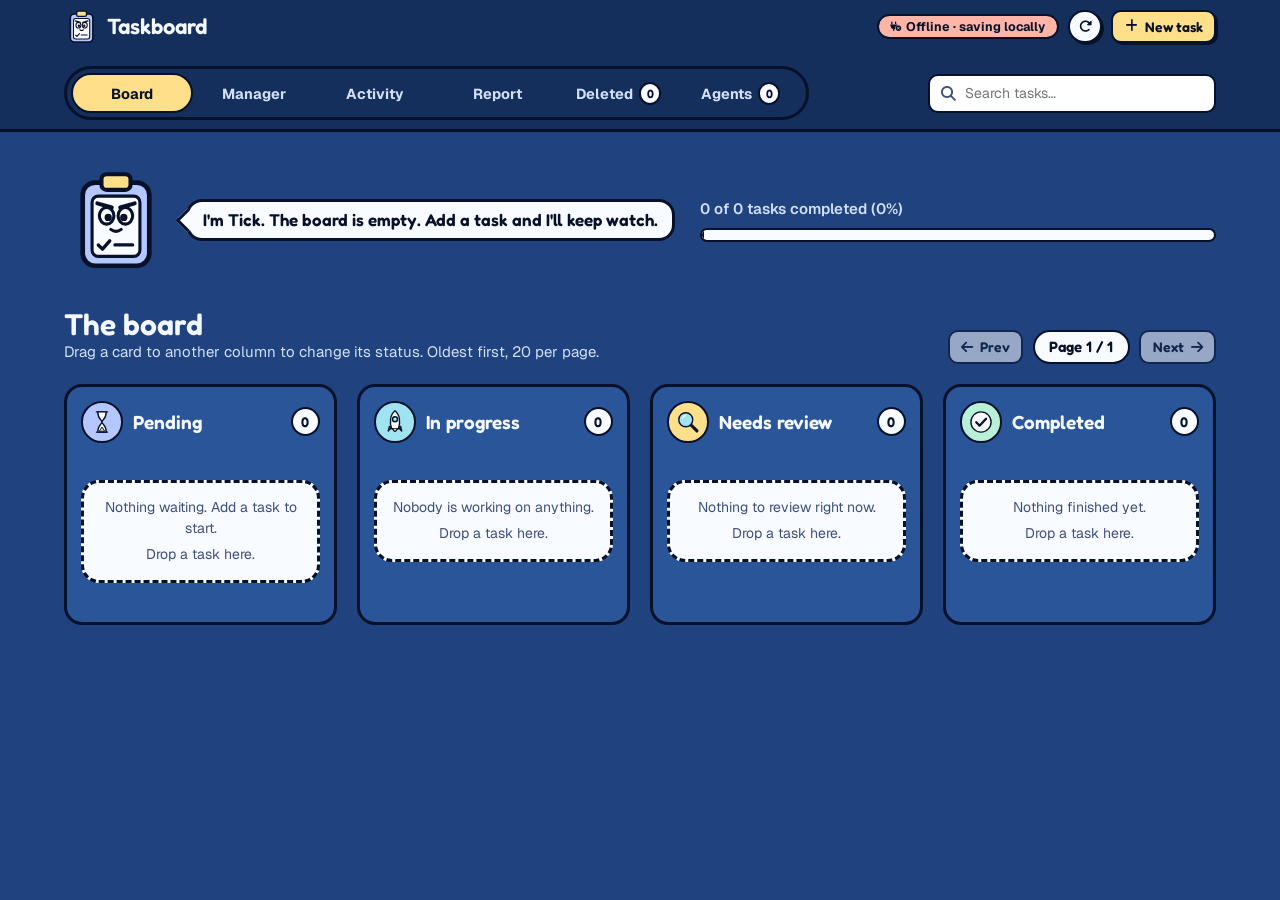
<file: frontend/index.html>
<!doctype html>
<html lang="en">
<head>
<meta charset="utf-8">
<meta name="viewport" content="width=device-width, initial-scale=1, viewport-fit=cover">
<title>Taskboard</title>
<link rel="icon" href="data:image/svg+xml,%3Csvg xmlns='http://www.w3.org/2000/svg' viewBox='0 0 100 100'%3E%3Ccircle cx='50' cy='50' r='50' fill='%23ffe08a'/%3E%3Cg stroke='%2307112a' stroke-width='5' stroke-linejoin='round'%3E%3Crect x='22' y='18' width='56' height='70' rx='11' fill='%23b4c8ff'/%3E%3Crect x='37' y='11' width='26' height='13' rx='5' fill='%23ffe08a'/%3E%3Cellipse cx='41' cy='48' rx='7' ry='8' fill='%23fff'/%3E%3Cellipse cx='59' cy='48' rx='7' ry='8' fill='%23fff'/%3E%3C/g%3E%3Ccircle cx='42.5' cy='49.5' r='3.5' fill='%2307112a'/%3E%3Ccircle cx='57.5' cy='49.5' r='3.5' fill='%2307112a'/%3E%3C/svg%3E">
<link rel="preconnect" href="https://fonts.googleapis.com">
<link href="https://fonts.googleapis.com/css2?family=Fredoka:wght@500;600;700&family=Geist:wght@400;500;600&family=Geist+Mono:wght@700&display=swap" rel="stylesheet">
<link rel="stylesheet" href="https://cdnjs.cloudflare.com/ajax/libs/font-awesome/6.4.0/css/all.min.css">
<link rel="stylesheet" href="style.css">
</head>
<body>
<a class="skip-link" href="#main">Skip to content</a>

<header class="bar"><div class="wrap bar-inner">
  <span class="brand"><svg viewBox="0 0 100 100" aria-hidden="true"><use href="#tick"/></svg><span class="brand-name">Taskboard</span></span>
  <span class="bar-break" aria-hidden="true"></span>
  <div class="tabs" id="tabs" role="tablist" aria-label="Views" style="--tabs: 6; --i: 0">
    <span class="tabs-pill" aria-hidden="true"></span>
    <button class="tab" role="tab" id="nav-board" aria-selected="true" aria-controls="view-board" onclick="switchTab('board')">Board</button>
    <button class="tab" role="tab" id="nav-list" aria-selected="false" aria-controls="view-list" tabindex="-1" onclick="switchTab('list')">Manager</button>
    <button class="tab" role="tab" id="nav-audit" aria-selected="false" aria-controls="view-audit" tabindex="-1" onclick="switchTab('audit')">Activity</button>
    <button class="tab" role="tab" id="nav-report" aria-selected="false" aria-controls="view-report" tabindex="-1" onclick="switchTab('report')">Report</button>
    <button class="tab" role="tab" id="nav-deleted" aria-selected="false" aria-controls="view-deleted" tabindex="-1" onclick="switchTab('deleted')">Deleted <span class="count" id="n-deleted" aria-label="deleted tasks">0</span></button>
    <button class="tab" role="tab" id="nav-agents" aria-selected="false" aria-controls="view-agents" tabindex="-1" onclick="switchTab('agents')">Agents <span class="count" id="n-agents" aria-label="connected agents">0</span></button>
  </div>
  <div class="search"><i class="fa-solid fa-magnifying-glass" aria-hidden="true"></i>
    <input type="search" id="searchInput" class="input" aria-label="Search tasks" oninput="state.page = 1; renderDashboard()" placeholder="Search tasks…"></div>
  <div class="bar-actions">
    <span id="api-status" class="status" role="status"><span class="live-dot" aria-hidden="true"></span>Connecting…</span>
    <button class="btn btn-sm btn-round" onclick="fetchTasks(); fetchAuditLogs()" aria-label="Refresh data"><i class="fa-solid fa-rotate-right" aria-hidden="true"></i></button>
    <button class="btn btn-primary btn-sm" onclick="openTaskModal()"><i class="fa-solid fa-plus" aria-hidden="true"></i> New task</button>
  </div>
</div></header>

<main id="main" class="wrap">
  <section class="hero" aria-label="Summary">
    <div class="hero-talk pop">
      <svg class="bob" viewBox="0 0 100 100" aria-hidden="true"><use href="#tick"/></svg>
      <p class="bubble" id="mascot-line">I'm Tick. I keep this board honest.</p>
    </div>
    <div class="hero-progress pop-late">
      <span id="progress-label">0 of 0 tasks completed</span>
      <div class="meter" id="progress-meter" role="progressbar" aria-labelledby="progress-label" aria-valuemin="0" aria-valuemax="100" aria-valuenow="0"><span style="--value: 0%"></span></div>
    </div>
  </section>

  <!-- VIEW 1: KANBAN BOARD -->
  <section id="view-board" role="tabpanel" aria-labelledby="nav-board">
    <div class="section-head">
      <div><h1>The board</h1><p>Drag a card to another column to change its status. Oldest first, 20 per page.</p></div>
      <nav class="pager" aria-label="Board pages">
        <button class="btn btn-sm" id="page-prev" onclick="changePage(-1)"><i class="fa-solid fa-arrow-left" aria-hidden="true"></i> Prev</button>
        <span class="pager-label" id="page-label" aria-live="polite">Page 1 / 1</span>
        <button class="btn btn-sm" id="page-next" onclick="changePage(1)">Next <i class="fa-solid fa-arrow-right" aria-hidden="true"></i></button>
      </nav>
    </div>
    <div class="board">
      <div class="col" data-status="pending">
        <div class="col-head"><span class="emblem" style="--tone: var(--p1)"><svg viewBox="0 0 100 100" aria-hidden="true"><use href="#e-wait"/></svg></span><h2>Pending</h2><span id="count-pending" class="count">0</span></div>
        <p class="col-range" id="range-pending"></p>
        <div id="col-pending" class="col-list"></div>
      </div>
      <div class="col" data-status="in_progress">
        <div class="col-head"><span class="emblem" style="--tone: var(--p2)"><svg viewBox="0 0 100 100" aria-hidden="true"><use href="#e-go"/></svg></span><h2>In progress</h2><span id="count-progress" class="count">0</span></div>
        <p class="col-range" id="range-progress"></p>
        <div id="col-progress" class="col-list"></div>
      </div>
      <div class="col" data-status="needs_review">
        <div class="col-head"><span class="emblem" style="--tone: var(--p4)"><svg viewBox="0 0 100 100" aria-hidden="true"><use href="#e-review"/></svg></span><h2>Needs review</h2><span id="count-review" class="count">0</span></div>
        <p class="col-range" id="range-review"></p>
        <div id="col-review" class="col-list"></div>
      </div>
      <div class="col" data-status="completed">
        <div class="col-head"><span class="emblem" style="--tone: var(--p3)"><svg viewBox="0 0 100 100" aria-hidden="true"><use href="#e-done"/></svg></span><h2>Completed</h2><span id="count-completed" class="count">0</span></div>
        <p class="col-range" id="range-completed"></p>
        <div id="col-completed" class="col-list"></div>
      </div>
    </div>
  </section>

  <!-- VIEW 2: TASK TABLE -->
  <section id="view-list" class="hidden" role="tabpanel" aria-labelledby="nav-list">
    <div class="section-head">
      <div><h1>Task manager</h1><p>Every task in one table. Click a row for details. Search finds typos and abbreviations too.</p></div>
      <div class="row manager-filters">
        <label class="field-title" for="creator-filter">Created by</label>
        <select id="creator-filter" class="input input-sm" onchange="state.creatorFilter = this.value; renderDashboard()"></select>
        <span class="chip" id="manager-count" aria-live="polite"></span>
      </div>
    </div>
    <div class="paper table-paper"><div class="table-scroll">
      <table>
        <thead><tr><th>Task</th><th>Status</th><th>Creator</th><th>Duration</th><th class="actions">Actions</th></tr></thead>
        <tbody id="task-table-body"></tbody>
      </table>
    </div></div>
  </section>

  <!-- VIEW 3: ACTIVITY LOG (filter by who did it) -->
  <section id="view-audit" class="hidden" role="tabpanel" aria-labelledby="nav-audit">
    <div class="section-head">
      <div><h1>Activity</h1><p>Everything people and the AI agent did, newest first.</p></div>
      <div class="tabs" id="activity-filter" role="group" aria-label="Show activity from" style="--tabs: 3; --i: 0">
        <span class="tabs-pill" aria-hidden="true"></span>
        <button class="tab" aria-pressed="true" onclick="setActivityFilter('all')">All <span class="count" id="n-all">0</span></button>
        <button class="tab" aria-pressed="false" onclick="setActivityFilter('agent')"><i class="fa-solid fa-robot" aria-hidden="true"></i> Agent <span class="count" id="n-agent">0</span></button>
        <button class="tab" aria-pressed="false" onclick="setActivityFilter('human')"><i class="fa-solid fa-user" aria-hidden="true"></i> Human <span class="count" id="n-human">0</span></button>
      </div>
      <select id="agent-name-filter" class="input input-sm hidden" aria-label="Show one agent" onchange="state.agentName = this.value; renderAuditLogs()"></select>
    </div>
    <div class="paper"><ol id="audit-log-container" class="timeline"></ol></div>
  </section>
  <!-- VIEW 4: REPORT (JSON for an agent to write the report from) -->
  <section id="view-report" class="hidden" role="tabpanel" aria-labelledby="nav-report">
    <div class="section-head">
      <div><h1>Report</h1><p>Pick a day or a week, then give the JSON to your agent and ask it to write the report.</p></div>
    </div>
    <div class="paper stack">
      <div class="row report-controls">
        <div class="tabs" id="report-mode" role="group" aria-label="Report period" style="--tabs: 2; --i: 0">
          <span class="tabs-pill" aria-hidden="true"></span>
          <button class="tab" aria-pressed="true" onclick="setReportMode('day')">Day</button>
          <button class="tab" aria-pressed="false" onclick="setReportMode('week')">Week</button>
        </div>
        <input type="date" id="report-date" class="input" aria-label="Report date" onchange="renderReport()">
        <b id="report-label"></b>
        <span class="report-actions">
          <button class="btn btn-sm" onclick="downloadReport()"><i class="fa-solid fa-download" aria-hidden="true"></i> Download .json</button>
          <button class="btn btn-sm btn-primary" onclick="copyText(JSON.stringify(state.report, null, 2), this)"><i class="fa-regular fa-copy" aria-hidden="true"></i> Copy JSON</button>
        </span>
      </div>
      <div class="tiles" id="report-tiles"></div>
      <p class="hint soft">Prompt to use with it: <code>Write the report from this JSON. Follow instructions_for_llm exactly.</code></p>
      <pre class="code report-json" id="report-json"></pre>
    </div>
  </section>

  <!-- VIEW: DELETED TASKS (kept with everything they had) -->
  <section id="view-deleted" class="hidden" role="tabpanel" aria-labelledby="nav-deleted">
    <div class="section-head">
      <div><h1>Deleted</h1><p>Every deleted task with everything it had, newest first. Restore puts it back where it was.</p></div>
    </div>
    <div id="deleted-list" class="deleted-grid"></div>
  </section>

  <!-- VIEW 4: AGENTS (MCP connections + API key) -->
  <section id="view-agents" class="hidden" role="tabpanel" aria-labelledby="nav-agents">
    <div class="section-head">
      <div><h1>Agents</h1><p>AI agents connected to the MCP server at <code>http://127.0.0.1:8001/mcp</code></p></div>
      <span id="mcp-status" class="status" role="status">Checking MCP server…</span>
    </div>
    <div class="two-col">
      <div class="agents-left">
        <div class="paper stack">
          <h2>Connected agents</h2>
          <ul id="agent-list" class="agent-list"></ul>
          <p class="hint soft"><b>Disconnect</b> ends that agent's session right away. It can connect again with the key; to keep it out, rotate the key.</p>
        </div>
        <div class="paper stack tools-paper">
          <h2>Tools agents can use <span class="count" id="n-tools">0</span></h2>
          <p class="soft">Everything a connected agent can call, read live from the MCP server. Blue chips are required parameters; <b>?</b> marks optional ones.</p>
          <div id="tool-list" class="tool-list"></div>
        </div>
      </div>
      <div class="paper stack">
        <h2>API key</h2>
        <p class="soft">Every agent must send this key to connect. Rotating it cuts off every agent until it uses the new key.</p>
        <code class="code" id="api-key">Loading…</code>
        <div class="row">
          <button class="btn btn-sm" id="key-toggle" onclick="toggleKey()"><i class="fa-solid fa-eye" aria-hidden="true"></i> Show</button>
          <button class="btn btn-sm" onclick="copyText(state.apiKey, this)"><i class="fa-regular fa-copy" aria-hidden="true"></i> Copy key</button>
          <button class="btn btn-sm btn-warn" onclick="rotateKey()"><i class="fa-solid fa-arrows-rotate" aria-hidden="true"></i> Rotate key</button>
        </div>
        <hr class="divider">
        <h3>Connect an agent</h3>
        <div class="field">
          <b>opencode: run in a terminal</b>
          <pre class="code" id="snippet-opencode-cmd"></pre>
          <button class="btn btn-sm" onclick="copyText(opencodeCommand(state.apiKey), this)"><i class="fa-regular fa-copy" aria-hidden="true"></i> Copy command</button>
          <span class="hint soft"><code>--global</code> keeps the key out of this repo's committed <code>opencode.json</code>.</span>
        </div>
        <div class="field">
          <b>opencode: or merge this into your global <code>opencode.jsonc</code></b>
          <pre class="code" id="snippet-opencode"></pre>
          <button class="btn btn-sm" onclick="copyText(opencodeSnippet(state.apiKey), this)"><i class="fa-regular fa-copy" aria-hidden="true"></i> Copy config</button>
        </div>
        <div class="field">
          <b>Claude Code: run in a terminal</b>
          <pre class="code" id="snippet-claude"></pre>
          <button class="btn btn-sm" onclick="copyText(claudeSnippet(state.apiKey), this)"><i class="fa-regular fa-copy" aria-hidden="true"></i> Copy command</button>
        </div>
        <p class="hint soft">Want a custom name on this page? Also send an <code>X-Agent-Name</code> header.</p>
        <hr class="divider">
        <h3>Connected before?</h3>
        <p class="soft">After a key rotation, or if an older setup still uses another key, replace the old entry:</p>
        <ul class="steps">
          <li><b>opencode:</b> run the opencode command above again. It replaces the old <code>todo-list-server</code> entry in your global config.</li>
          <li><b>opencode, inside a project:</b> a project's <code>opencode.json</code> overrides your global config. If it has its own <code>todo-list-server</code> block, delete that block (opencode has no remove command). <code>opencode debug config</code> shows which files define it.</li>
          <li><b>Claude Code:</b> run <code>claude mcp remove todo-list-server</code>, then the Claude Code command above.</li>
        </ul>
        <p class="hint soft">Seeing "Dynamic Client Registration rejected" or a 401? The agent sent no key or an old one. This server has no OAuth.</p>
        <p class="hint soft">Seeing "Method Not Allowed (HTTP 405)"? The MCP server is an old version: restart it with <code>task mcp</code>. The URL to use is <code>/mcp</code>; <code>/sse</code> still works.</p>
      </div>
    </div>
  </section>
</main>

<!-- MODAL: CREATE / EDIT TASK -->
<div id="taskModal" class="modal hidden" onclick="if (event.target === this) closeTaskModal()">
  <form class="paper modal-card" role="dialog" aria-modal="true" aria-labelledby="modalTitle" onsubmit="event.preventDefault(); saveTask()">
    <div class="modal-head">
      <h2 id="modalTitle">New task</h2>
      <button type="button" class="btn btn-round btn-sm" onclick="closeTaskModal()" aria-label="Close"><i class="fa-solid fa-xmark" aria-hidden="true"></i></button>
    </div>
    <div class="field"><label for="taskTitleInput">Title</label><input class="input" id="taskTitleInput" required placeholder="What needs doing?"></div>
    <div class="field"><label for="taskDescInput">Description</label><textarea class="input" id="taskDescInput" rows="3" placeholder="Details, links, notes…"></textarea></div>
    <div class="form-grid">
      <div class="field"><label for="taskPriorityInput">Priority</label>
        <select class="input" id="taskPriorityInput"><option value="low">Low</option><option value="medium" selected>Medium</option><option value="high">High</option><option value="urgent">Urgent</option></select></div>
      <div class="field"><label for="taskDueDateInput">Due date</label><input class="input" type="date" id="taskDueDateInput"></div>
    </div>
    <fieldset class="field evidence-field">
      <legend>Evidence needed before review</legend>
      <select class="input" id="taskEvidenceInput" aria-label="Evidence needed" onchange="syncEvidenceNote()">
        <option value="screenshot" selected>Screenshot of the result</option>
        <option value="attachment">Another attachment (say which)</option>
        <option value="none">No evidence needed</option>
      </select>
      <input class="input" id="taskEvidenceNote" aria-label="What the evidence should show">
      <span class="hint">Whoever finishes the task, a person or an agent, attaches this before it can go to Needs review.</span>
    </fieldset>
    <div class="field">
      <span class="field-title">Reference files <span class="soft">(optional)</span></span>
      <div class="row">
        <button type="button" class="btn btn-sm" onclick="document.getElementById('taskRefsInput').click()"><i class="fa-solid fa-image" aria-hidden="true"></i> Add reference files</button>
        <input type="file" id="taskRefsInput" multiple hidden aria-label="Reference files" onchange="showChosenRefs()">
        <span class="hint" id="taskRefsChosen">A mockup, a screenshot of the bug, an example: anything that helps do the task.</span>
      </div>
    </div>
    <p class="notice notice-care" id="newTaskHint"><i class="fa-solid fa-hourglass-half" aria-hidden="true"></i> New tasks start in Pending. Move them to In progress when work begins.</p>
    <div class="modal-foot">
      <button type="button" class="btn" onclick="closeTaskModal()">Cancel</button>
      <button type="submit" class="btn btn-primary">Save task</button>
    </div>
  </form>
</div>

<!-- MODAL: WHY A TASK GOES BACK (agents read this comment) -->
<div id="reasonModal" class="modal hidden" onclick="if (event.target === this) closeReasonModal()">
  <form class="paper modal-card" role="dialog" aria-modal="true" aria-labelledby="reasonTitle" onsubmit="event.preventDefault(); submitReason()">
    <div class="modal-head">
      <h2 id="reasonTitle">Send back</h2>
      <button type="button" class="btn btn-round btn-sm" onclick="closeReasonModal()" aria-label="Close"><i class="fa-solid fa-xmark" aria-hidden="true"></i></button>
    </div>
    <p class="soft" id="reasonText"></p>
    <div class="field">
      <label for="reasonInput" id="reasonLabel">Why?</label>
      <textarea class="input" id="reasonInput" rows="3" required></textarea>
    </div>
    <div class="modal-foot">
      <button type="button" class="btn" onclick="closeReasonModal()">Cancel</button>
      <button type="submit" class="btn btn-primary" id="reasonSubmit">OK</button>
    </div>
  </form>
</div>

<!-- MODAL: TASK DETAIL (body rendered by openDetailModal) -->
<div id="detailModal" class="modal hidden" onclick="if (event.target === this) closeDetailModal()">
  <div class="paper modal-card modal-wide" role="dialog" aria-modal="true" aria-label="Task details">
    <div class="modal-head">
      <h2>Task details</h2>
      <button class="btn btn-round btn-sm" onclick="closeDetailModal()" aria-label="Close"><i class="fa-solid fa-xmark" aria-hidden="true"></i></button>
    </div>
    <div id="detailModalBody" class="stack"></div>
  </div>
</div>

<!-- Undo toast, shown for 8 s after a delete -->
<div id="toast" class="toast hidden" role="status">
  <span id="toast-text"></span>
  <button class="btn btn-sm btn-primary" id="toast-undo"><i class="fa-solid fa-rotate-left" aria-hidden="true"></i> Undo</button>
</div>

<!-- Art: Tick the clipboard (mascot) and the four column emblems -->
<svg width="0" height="0" style="position:absolute" aria-hidden="true">
  <symbol id="tick" viewBox="0 0 100 100"><g stroke="#07112a" stroke-linejoin="round" stroke-linecap="round">
    <rect x="18" y="14" width="64" height="80" rx="12" fill="#b4c8ff" stroke-width="4.5"/>
    <rect x="27" y="27" width="46" height="58" rx="6" fill="#f8fbff" stroke-width="3"/>
    <rect x="36" y="6" width="28" height="15" rx="5" fill="#ffe08a" stroke-width="4"/>
    <g class="blink">
      <ellipse cx="41" cy="46" rx="7" ry="8" fill="#fff" stroke-width="3"/><ellipse cx="59" cy="46" rx="7" ry="8" fill="#fff" stroke-width="3"/>
      <circle cx="42.5" cy="47.5" r="3.5" fill="#07112a" stroke="none"/><circle cx="57.5" cy="47.5" r="3.5" fill="#07112a" stroke="none"/>
    </g>
    <path d="M32 34 L46 38 M68 34 L54 38" fill="none" stroke-width="3.8"/>
    <path d="M45 59 Q50 63 55 59" fill="none" stroke-width="3"/>
    <path d="M33 74 L37 78 L44 70 M49 74 H66" fill="none" stroke-width="3.2"/>
  </g></symbol>
  <symbol id="e-wait" viewBox="0 0 100 100"><g stroke="#07112a" stroke-width="5" stroke-linejoin="round" stroke-linecap="round">
    <path d="M30 14 H70 M30 86 H70" fill="none"/>
    <path d="M35 14 C35 40 50 42 50 50 C50 58 35 60 35 86 H65 C65 60 50 58 50 50 C50 42 65 40 65 14 Z" fill="#f8fbff"/>
    <path d="M41 82 L50 68 L59 82 Z" fill="#ffe08a" stroke-width="3.5"/>
  </g></symbol>
  <symbol id="e-go" viewBox="0 0 100 100"><g stroke="#07112a" stroke-width="5" stroke-linejoin="round" stroke-linecap="round">
    <path d="M38 70 L26 82 L30 66 Z M62 70 L74 82 L70 66 Z" fill="#ffb4a8"/>
    <path d="M50 10 C68 24 70 52 62 74 H38 C30 52 32 24 50 10 Z" fill="#f8fbff"/>
    <circle cx="50" cy="40" r="9" fill="#9fe4f0"/>
    <path d="M42 74 Q50 94 58 74" fill="#ffe08a"/>
  </g></symbol>
  <symbol id="e-review" viewBox="0 0 100 100"><g stroke="#07112a" stroke-linejoin="round" stroke-linecap="round">
    <path d="M60 60 L82 82" fill="none" stroke-width="11"/>
    <circle cx="42" cy="42" r="25" fill="#9fe4f0" stroke-width="5"/>
    <path d="M30 36 Q34 28 42 27" fill="none" stroke="#f8fbff" stroke-width="5"/>
  </g></symbol>
  <symbol id="e-done" viewBox="0 0 100 100"><g stroke="#07112a" stroke-linejoin="round" stroke-linecap="round">
    <circle cx="50" cy="50" r="36" fill="#f8fbff" stroke-width="5"/>
    <path d="M33 51 L45 63 L68 38" fill="none" stroke-width="8"/>
  </g></symbol>
</svg>

<script src="script.js"></script>
</body>
</html>
</file>
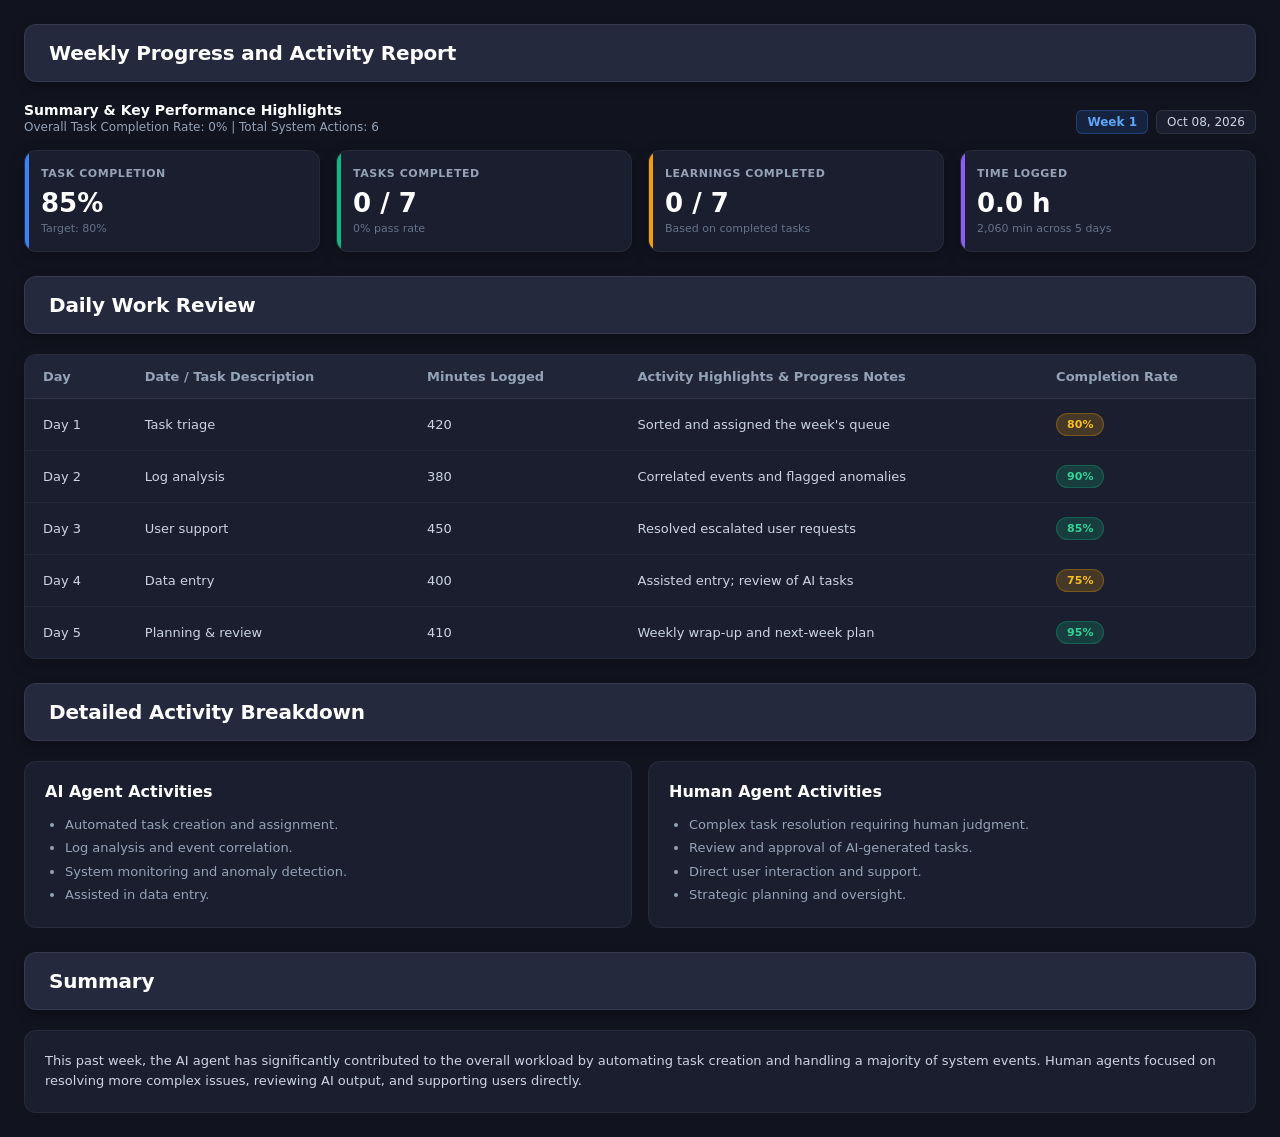
<file: temp_report.html>
<!DOCTYPE html>
<html lang="en">
<head>
  <meta charset="UTF-8">
  <style>
    * {
      box-sizing: border-box;
      margin: 0;
      padding: 0;
      font-family: 'Segoe UI', system-ui, -apple-system, sans-serif;
    }
    body {
      background-color: #11131f;
      color: #e2e8f0;
      padding: 24px;
    }
    
    /* Section Banners */
    .section-banner {
      background-color: #25293d;
      border: 1px solid rgba(255, 255, 255, 0.08);
      border-radius: 12px;
      padding: 16px 24px;
      margin-bottom: 20px;
      box-shadow: 0 4px 12px rgba(0, 0, 0, 0.3);
    }
    .section-banner h1, .section-banner h2 {
      font-size: 20px;
      font-weight: 700;
      color: #ffffff;
      letter-spacing: -0.01em;
    }

    .sub-header {
      font-size: 14px;
      color: #94a3b8;
      margin-bottom: 16px;
    }

    /* Metric Cards Grid */
    .metrics-grid {
      display: grid;
      grid-template-columns: repeat(4, 1fr);
      gap: 16px;
      margin-bottom: 24px;
    }
    .metric-card {
      background-color: #1b1e2e;
      border: 1px solid rgba(255, 255, 255, 0.06);
      border-radius: 12px;
      padding: 16px;
      position: relative;
      overflow: hidden;
      box-shadow: 0 6px 16px rgba(0, 0, 0, 0.25);
    }
    .metric-card::before {
      content: '';
      position: absolute;
      left: 0;
      top: 0;
      bottom: 0;
      width: 4px;
    }
    .metric-card.blue::before { background-color: #3b82f6; }
    .metric-card.emerald::before { background-color: #10b981; }
    .metric-card.amber::before { background-color: #f59e0b; }
    .metric-card.purple::before { background-color: #8b5cf6; }

    .metric-title {
      font-size: 11px;
      font-weight: 600;
      color: #94a3b8;
      text-transform: uppercase;
      letter-spacing: 0.05em;
      margin-bottom: 8px;
    }
    .metric-value {
      font-size: 26px;
      font-weight: 800;
      color: #ffffff;
    }
    .metric-sub {
      font-size: 11px;
      color: #64748b;
      margin-top: 4px;
    }

    /* Table Styling */
    .table-card {
      background-color: #1b1e2e;
      border: 1px solid rgba(255, 255, 255, 0.06);
      border-radius: 12px;
      overflow: hidden;
      margin-bottom: 24px;
      box-shadow: 0 6px 16px rgba(0, 0, 0, 0.25);
    }
    table {
      width: 100%;
      border-collapse: collapse;
      text-align: left;
      font-size: 13px;
    }
    th {
      background-color: #212538;
      color: #94a3b8;
      font-weight: 600;
      padding: 14px 18px;
      border-bottom: 1px solid rgba(255, 255, 255, 0.08);
    }
    td {
      padding: 14px 18px;
      border-bottom: 1px solid rgba(255, 255, 255, 0.04);
      color: #cbd5e1;
    }
    tr:last-child td {
      border-bottom: none;
    }

    /* Percentage Pills */
    .badge-pill {
      display: inline-block;
      padding: 4px 10px;
      border-radius: 9999px;
      font-size: 11px;
      font-weight: 700;
      color: #ffffff;
    }
    .badge-green { background-color: rgba(16, 185, 129, 0.2); color: #34d399; border: 1px solid rgba(16, 185, 129, 0.3); }
    .badge-yellow { background-color: rgba(245, 158, 11, 0.2); color: #fbbf24; border: 1px solid rgba(245, 158, 11, 0.3); }

    /* Activity Breakdown Grid */
    .breakdown-grid {
      display: grid;
      grid-template-columns: 1fr 1fr;
      gap: 16px;
      margin-bottom: 24px;
    }
    .activity-card {
      background-color: #1b1e2e;
      border: 1px solid rgba(255, 255, 255, 0.06);
      border-radius: 12px;
      padding: 20px;
    }
    .activity-card h3 {
      font-size: 16px;
      font-weight: 700;
      color: #ffffff;
      margin-bottom: 12px;
    }
    .activity-card ul {
      list-style-type: disc;
      padding-left: 20px;
      color: #94a3b8;
      font-size: 13px;
      line-height: 1.8;
    }

    /* Summary Card */
    .summary-card {
      background-color: #1b1e2e;
      border: 1px solid rgba(255, 255, 255, 0.06);
      border-radius: 12px;
      padding: 20px;
      color: #cbd5e1;
      font-size: 13px;
      line-height: 1.6;
    }
    .sub-header-container { display: flex; align-items: flex-end; justify-content: space-between; margin-bottom: 16px; }
    .sub-header-left { display: flex; flex-direction: column; }
    .sub-header-title { font-size: 14px; font-weight: 700; color: #ffffff; margin-bottom: 2px; }
    .sub-header-stats { font-size: 12px; color: #94a3b8; }
    .sub-header-right { display: flex; align-items: center; gap: 8px; }
    .badge-week { background-color: rgba(59, 130, 246, 0.15); color: #60a5fa; border: 1px solid rgba(59, 130, 246, 0.3); padding: 4px 10px; border-radius: 6px; font-size: 12px; font-weight: 600; }
    .badge-date { background-color: #1b1e2e; color: #cbd5e1; border: 1px solid rgba(255,255,255,0.08); padding: 4px 10px; border-radius: 6px; font-size: 12px; }
  </style>
</head>
<body>

  <!-- Main Banner -->
  <div class="section-banner">
    <h1>Weekly Progress and Activity Report</h1>
  </div>

  <div class="sub-header-container">
    <div class="sub-header-left">
      <div class="sub-header-title">Summary & Key Performance Highlights</div>
      <div class="sub-header-stats">Overall Task Completion Rate: 0%  |  Total System Actions: 6</div>
    </div>
    <div class="sub-header-right">
      <span class="badge-week">Week 1</span>
      <span class="badge-date">Oct 08, 2026</span>
    </div>
  </div>

  <!-- Metric Highlights -->
  <div class="metrics-grid">
    <div class="metric-card blue">
      <div class="metric-title">Task Completion</div>
      <div class="metric-value">85%</div>
      <div class="metric-sub">Target: 80%</div>
    </div>
    <div class="metric-card emerald">
      <div class="metric-title">Tasks Completed</div>
      <div class="metric-value">0 / 7</div>
      <div class="metric-sub">0% pass rate</div>
    </div>
    <div class="metric-card amber">
      <div class="metric-title">Learnings Completed</div>
      <div class="metric-value">0 / 7</div>
      <div class="metric-sub">Based on completed tasks</div>
    </div>
    <div class="metric-card purple">
      <div class="metric-title">Time Logged</div>
      <div class="metric-value">0.0 h</div>
      <div class="metric-sub">2,060 min across 5 days</div>
    </div>
  </div>

  <!-- Daily Work Review Banner & Table -->
  <div class="section-banner">
    <h2>Daily Work Review</h2>
  </div>

  <div class="table-card">
    <table>
      <thead>
        <tr>
          <th>Day</th>
          <th>Date / Task Description</th>
          <th>Minutes Logged</th>
          <th>Activity Highlights & Progress Notes</th>
          <th>Completion Rate</th>
        </tr>
      </thead>
      <tbody>
        <tr>
          <td>Day 1</td>
          <td>Task triage</td>
          <td>420</td>
          <td>Sorted and assigned the week's queue</td>
          <td><span class="badge-pill badge-yellow">80%</span></td>
        </tr>
        <tr>
          <td>Day 2</td>
          <td>Log analysis</td>
          <td>380</td>
          <td>Correlated events and flagged anomalies</td>
          <td><span class="badge-pill badge-green">90%</span></td>
        </tr>
        <tr>
          <td>Day 3</td>
          <td>User support</td>
          <td>450</td>
          <td>Resolved escalated user requests</td>
          <td><span class="badge-pill badge-green">85%</span></td>
        </tr>
        <tr>
          <td>Day 4</td>
          <td>Data entry</td>
          <td>400</td>
          <td>Assisted entry; review of AI tasks</td>
          <td><span class="badge-pill badge-yellow">75%</span></td>
        </tr>
        <tr>
          <td>Day 5</td>
          <td>Planning & review</td>
          <td>410</td>
          <td>Weekly wrap-up and next-week plan</td>
          <td><span class="badge-pill badge-green">95%</span></td>
        </tr>
      </tbody>
    </table>
  </div>

  <!-- Detailed Activity Breakdown -->
  <div class="section-banner">
    <h2>Detailed Activity Breakdown</h2>
  </div>

  <div class="breakdown-grid">
    <div class="activity-card">
      <h3>AI Agent Activities</h3>
      <ul>
        <li>Automated task creation and assignment.</li>
        <li>Log analysis and event correlation.</li>
        <li>System monitoring and anomaly detection.</li>
        <li>Assisted in data entry.</li>
      </ul>
    </div>
    <div class="activity-card">
      <h3>Human Agent Activities</h3>
      <ul>
        <li>Complex task resolution requiring human judgment.</li>
        <li>Review and approval of AI-generated tasks.</li>
        <li>Direct user interaction and support.</li>
        <li>Strategic planning and oversight.</li>
      </ul>
    </div>
  </div>

  <!-- Summary -->
  <div class="section-banner">
    <h2>Summary</h2>
  </div>

  <div class="summary-card">
    This past week, the AI agent has significantly contributed to the overall workload by automating task creation and handling a majority of system events. Human agents focused on resolving more complex issues, reviewing AI output, and supporting users directly.
  </div>

</body>
</html>
</file>
<file: frontend/style.css>
/* Inkpop: ink outlines, flat pastels, hard shadows, bouncy motion.
   Copy this whole file first. Re-skin a project by changing only the DIALS block.
   Fonts: https://fonts.googleapis.com/css2?family=Fredoka:wght@500;600;700&family=Geist:wght@400;500;600&family=Geist+Mono:wght@700&display=swap */

:root {
  /* ---- DIALS: the only values a project changes ---- */
  --canvas: #20437f;   /* the page. One saturated or one pale colour, never white */
  --panel:  #2a5599;   /* a lifted area on the canvas: canvas, one step lighter */
  --bar:    #152f5c;   /* header and footer: canvas, one step darker */
  --ink:    #07112a;   /* EVERY outline and EVERY shadow. Deep navy or near-black, never #000 */
  --paper:  #f8fbff;   /* cards, forms, boxes */
  --text:   #f4f8ff;   /* text on the canvas (on a pale canvas, set this to the ink) */
  --muted:  #d2e0fa;   /* secondary text on the canvas */
  --soft:   #3f4f7a;   /* secondary text on paper */
  --sun:    #ffe08a;   /* focus, current item, primary button. The one accent */
  --p1: #b4c8ff; --p2: #9fe4f0; --p3: #b9f0d8;   /* the six pastels: blue, aqua, mint */
  --p4: #ffe08a; --p5: #ffb4a8; --p6: #ffb8dc;   /* sunny, coral, pink */
  --good: var(--p3); --warn: var(--p5); --care: var(--p4);   /* notice fills: always with words */
  --display: "Fredoka", "Geist", system-ui, sans-serif;
  --body: "Geist", "Segoe UI", system-ui, sans-serif;
  --mono: "Geist Mono", ui-monospace, "SFMono-Regular", Menlo, monospace;

  /* ---- FIXED: the language itself. Don't change these ---- */
  --line: 3px; --line-sm: 2.5px; --line-xs: 2px;
  --r-sm: 10px; --r-btn: 12px; --r-card: 18px; --r-hero: 20px; --r-pill: 999px;
  --bounce: cubic-bezier(0.34, 1.56, 0.64, 1);
  --t-btn: 160ms; --t-card: 200ms; --t-fill: 400ms; --t-pop: 650ms;
  --tint-note: #fff0b8; --tint-code: #e6edfb; --tint-chip: #e1e8f8; --tint-dash: #d3ddf3;
  --on-pastel: #1f2d52;   /* body text sitting on a pastel card */
  --check: #2f6bff;       /* checkmarks, radios, focus on light surfaces */
  color-scheme: light;
}

/* ---- base ---- */
* { box-sizing: border-box; }
html { background: var(--canvas); }
body { margin: 0; min-height: 100dvh; background: var(--canvas); color: var(--text);
  font: 15px/1.5 var(--body); padding-inline: env(safe-area-inset-left) env(safe-area-inset-right); }
h1, h2, h3, h4 { font-family: var(--display); font-weight: 600; letter-spacing: 0; margin: 0; text-wrap: balance; }
h1 { font-size: 38px; line-height: 1.1; }
.display { font: 700 clamp(40px, 7vw, 64px)/1 var(--display); }
p { margin: 0; }
a { color: var(--sun); text-underline-offset: 3px; }
.paper a, .card a { color: var(--ink); }
code, kbd, .mono { font-family: var(--mono); }
:is(a, button, input, select, textarea, [tabindex]):focus-visible { outline: 3px solid var(--sun); outline-offset: 3px; border-radius: 10px; }
:is(.paper, .card, .panel-menu) :is(a, button, input, select, textarea):focus-visible { outline-color: var(--check); }
.skip-link { position: absolute; left: -999px; }
.skip-link:focus { left: 1rem; top: 1rem; z-index: 99; background: var(--sun); color: var(--ink); padding: .4rem .8rem; border: var(--line) solid var(--ink); border-radius: var(--r-btn); }
.wrap { width: min(100% - 2rem, 72rem); margin-inline: auto; }
.stack { display: grid; gap: 1.25rem; }

/* ---- header bar and nav pills ---- */
.bar { position: sticky; top: 0; z-index: 10; background: var(--bar); border-bottom: var(--line) solid var(--ink); padding-top: env(safe-area-inset-top); }
.bar-inner { display: flex; align-items: center; gap: 1.5rem; min-height: 3.75rem; }
.brand { display: flex; align-items: center; gap: .5rem; color: var(--text); text-decoration: none; font: 600 22px var(--display); }
.brand svg { width: 2.2rem; height: 2.2rem; }
.nav { display: flex; gap: .35rem; flex-wrap: wrap; }
.nav a { border: var(--line-sm) solid transparent; border-radius: var(--r-pill); color: var(--muted); padding: .2rem .85rem; font: 500 16px var(--display); text-decoration: none; transition: transform var(--t-btn) var(--bounce); }
.nav a:hover { color: var(--text); transform: translateY(-1px); }
.nav a[aria-current="page"] { border-color: var(--ink); background: var(--sun); color: var(--ink); }

/* ---- buttons: lift on hover, sink on press ---- */
.btn { display: inline-flex; align-items: center; justify-content: center; gap: .45rem; min-height: 2.6rem; padding: .4rem 1.05rem;
  border: var(--line) solid var(--ink); border-radius: var(--r-btn); background: var(--paper); color: var(--ink);
  font: 600 16px/1.1 var(--display); white-space: nowrap; text-decoration: none; cursor: pointer;
  box-shadow: 3px 3px 0 var(--ink); transition: transform var(--t-btn) var(--bounce), box-shadow var(--t-btn) var(--bounce); }
.btn:hover:not(:disabled) { transform: translate(-2px, -2px); box-shadow: 5px 5px 0 var(--ink); }
.btn:active:not(:disabled) { transform: translate(2px, 2px); box-shadow: 1px 1px 0 var(--ink); }
.btn:disabled { cursor: not-allowed; opacity: .55; box-shadow: none; }
.btn-primary { background: var(--sun); }
.btn-good { background: var(--good); } .btn-warn { background: var(--warn); } .btn-calm { background: var(--p2); }
.btn-sm { min-height: 2.1rem; padding: .25rem .7rem; border-width: var(--line-sm); border-radius: var(--r-sm); font-size: 14px; box-shadow: 2px 2px 0 var(--ink); }
.btn-sm:hover:not(:disabled) { box-shadow: 4px 4px 0 var(--ink); }
.btn-round { width: 2.6rem; padding: 0; border-radius: 50%; border-width: var(--line-sm); box-shadow: 2px 2px 0 var(--ink); }
.btn-round:hover:not(:disabled) { transform: translate(-1px, -1px); box-shadow: 4px 4px 0 var(--ink); }

/* ---- boxes and cards ---- */
.paper { border: var(--line) solid var(--ink); border-radius: var(--r-card); background: var(--paper); color: var(--ink); padding: 1.2rem 1.3rem; }
.paper h2 { font-size: 21px; margin-bottom: .6rem; }
.paper .soft { color: var(--soft); }
.card { display: grid; align-content: start; gap: .6rem; border: var(--line) solid var(--ink); border-radius: var(--r-card);
  background: var(--tone, var(--p1)); color: var(--ink); padding: 1.1rem 1.2rem 1rem; text-decoration: none;
  transition: transform var(--t-card) var(--bounce), box-shadow var(--t-card) var(--bounce); }
.card p { color: var(--on-pastel); }
.card h3 { font: 600 23px/1.15 var(--display); overflow-wrap: anywhere; }
:is(a, button).card:hover { transform: translate(-4px, -4px); box-shadow: 8px 8px 0 var(--ink); }
.sticker { box-shadow: 5px 5px 0 var(--ink); }            /* resting shadow: hero art, featured cards, primary CTA only */
.hero-card { border-radius: var(--r-hero); box-shadow: 6px 6px 0 var(--ink); }
.tone-1 { --tone: var(--p1); } .tone-2 { --tone: var(--p2); } .tone-3 { --tone: var(--p3); }
.tone-4 { --tone: var(--p4); } .tone-5 { --tone: var(--p5); } .tone-6 { --tone: var(--p6); }
.card-grid { display: grid; grid-template-columns: repeat(auto-fill, minmax(min(100%, 17rem), 1fr)); gap: 1.6rem; }
.empty { border: var(--line) dashed var(--ink); border-radius: var(--r-card); background: var(--paper); color: var(--ink); padding: 1.2rem; display: grid; gap: .3rem; }
.empty h3 { font-size: 19px; } .empty p { color: var(--soft); font-size: 14px; }

/* ---- chips, badges, counts ---- */
.chip { display: inline-flex; align-items: center; border: var(--line-xs) solid var(--ink); border-radius: var(--r-pill); background: var(--tone, var(--tint-chip)); color: var(--ink); padding: 0 .55rem; font: 700 12px/1.8 var(--body); }
.status { display: inline-flex; align-items: center; gap: .35rem; min-height: 1.6rem; border: var(--line-sm) solid var(--ink); border-radius: var(--r-pill); background: var(--tone, #d4dcef); color: var(--ink); padding: 0 .7rem; font: 700 12.5px var(--body); }
.badge-key { display: inline-block; border-radius: 8px; background: var(--ink); color: var(--tone, var(--sun)); padding: .1rem .5rem; font: 700 12px var(--mono); }
.count { display: inline-grid; min-width: 1.8rem; height: 1.8rem; place-items: center; border: var(--line-sm) solid var(--ink); border-radius: var(--r-pill); background: var(--paper); color: var(--ink); font: 600 14px var(--display); font-variant-numeric: tabular-nums; }
.avatar { display: inline-grid; place-items: center; width: 3rem; aspect-ratio: 1; border: var(--line-sm) solid var(--ink); border-radius: 50%; background: #dbe7ff; padding: 8%; overflow: hidden; }
.avatar > * { width: 100%; height: 100%; border-radius: 50%; object-fit: cover; }

/* ---- forms ---- */
.field { display: grid; gap: .3rem; }
.field label { font: 600 13px var(--body); color: var(--ink); }
.field .hint { font-size: 12.5px; color: var(--soft); }
.input { width: 100%; min-height: 2.4rem; border: var(--line-sm) solid var(--ink); border-radius: var(--r-sm); background: #fff; color: var(--ink); padding: .4rem .7rem; font: 14px var(--body); }
textarea.input { min-height: 6rem; resize: vertical; }
.input:disabled { opacity: .55; }
.check { accent-color: var(--check); width: 1.1rem; height: 1.1rem; }

/* ---- notices and speech bubble ---- */
.notice { border: var(--line) solid var(--ink); border-radius: var(--r-btn); background: var(--tone, var(--good)); color: var(--ink); padding: .6rem .9rem; font: 500 14px var(--body); }
.notice-good { --tone: var(--good); } .notice-warn { --tone: var(--warn); } .notice-care { --tone: var(--care); }
.bubble { position: relative; display: inline-block; border: var(--line) solid var(--ink); border-radius: 16px; background: var(--paper); color: var(--ink); padding: .45rem .9rem; font: 600 17px/1.3 var(--display); }
.bubble::before { content: ""; position: absolute; bottom: .55rem; left: -.62rem; width: .9rem; height: .9rem; border-bottom: var(--line) solid var(--ink); border-left: var(--line) solid var(--ink); background: var(--paper); transform: rotate(45deg); }

/* ---- menu panel ---- */
.panel-menu { border: var(--line) solid var(--ink); border-radius: 16px; background: var(--paper); color: var(--ink); padding: .7rem; box-shadow: 5px 5px 0 var(--ink); display: grid; gap: .2rem; }
.panel-menu a { border: var(--line-xs) solid transparent; border-radius: var(--r-sm); padding: .35rem .6rem; color: var(--ink); text-decoration: none; }
.panel-menu a:hover { background: #e1ecff; }
.panel-menu a[aria-current] { background: var(--sun); border-color: var(--ink); }

/* ---- tabs: a pill track with a sliding pill (set --tabs and --i on .tabs) ---- */
.tabs { position: relative; display: inline-grid; grid-auto-flow: column; grid-auto-columns: 1fr; border: var(--line) solid var(--ink); border-radius: var(--r-pill); background: var(--bar); padding: 4px; }
.tabs-pill { position: absolute; top: 4px; bottom: 4px; left: 4px; width: calc((100% - 8px) / var(--tabs, 2)); border: var(--line-sm) solid var(--ink); border-radius: var(--r-pill); background: var(--sun); transform: translateX(calc(var(--i, 0) * 100%)); transition: transform var(--t-fill) var(--bounce); }
.tab { position: relative; z-index: 1; min-height: 2.5rem; padding: 0 1.15rem; border: 0; border-radius: var(--r-pill); background: none; color: var(--muted); font: 700 14.5px var(--body); white-space: nowrap; cursor: pointer; }
.tab[aria-selected="true"] { color: var(--ink); }

/* ---- progress, tiles, timeline, code ---- */
.meter { height: .9rem; border: var(--line-sm) solid var(--ink); border-radius: var(--r-pill); background: var(--paper); overflow: hidden; }
.meter > span { display: block; height: 100%; width: var(--value, 0%); background: var(--tone, var(--p3)); border-right: var(--line-sm) solid var(--ink); transition: width var(--t-fill) var(--bounce); }
.tile { display: grid; gap: .1rem; border: var(--line) solid var(--ink); border-radius: 16px; background: var(--tone, var(--p3)); color: var(--ink); padding: .8rem 1rem; box-shadow: 4px 4px 0 var(--ink); }
.tile small { font: 700 13px var(--body); } .tile b { font: 700 40px/1.05 var(--display); font-variant-numeric: tabular-nums; } .tile span { font-size: 12px; color: var(--on-pastel); }
.timeline { position: relative; display: grid; margin: 0; padding: 0 0 0 1.9rem; list-style: none; }
.timeline::before { content: ""; position: absolute; top: .7rem; bottom: .9rem; left: .5rem; width: 3px; border-radius: 2px; background: var(--p1); }
.timeline li { position: relative; padding-bottom: 1.1rem; }
.timeline li::before { content: ""; position: absolute; top: .25rem; left: -1.9rem; width: 1.1rem; height: 1.1rem; border: var(--line) solid var(--ink); border-radius: 50%; background: var(--tone, #fff); }
.code { display: block; background: var(--tint-code); color: var(--ink); border: var(--line-sm) solid var(--ink); border-radius: var(--r-sm); padding: .5rem .7rem; font: 700 12.5px/1.5 var(--mono); overflow-x: auto; user-select: all; }
.note-box { background: var(--tint-note); border: var(--line-xs) dashed var(--ink); border-radius: var(--r-sm); padding: .5rem .7rem; }
.divider { border: 0; border-top: var(--line-sm) dashed var(--tint-dash); margin: 1rem 0; }

/* ---- responsive ---- */
@media (max-width: 900px) { .two-col { grid-template-columns: minmax(0, 1fr) !important; } }
@media (max-width: 640px) {
  .bar-inner { flex-wrap: wrap; gap: .3rem .8rem; padding: .5rem 0; }
  .nav { order: 3; flex-basis: 100%; }
  .nav a { font-size: 14.5px; }
  h1 { font-size: 30px; }
}
@media (max-width: 440px) { .brand-name { display: none; } }
@media (pointer: coarse) { .btn, .nav a, .tab, .input { min-height: 2.75rem; } .input, select, textarea { font-size: 16px; } }

/* ---- motion: a treat, always optional ---- */
@media (prefers-reduced-motion: no-preference) {
  @keyframes ip-pop { from { opacity: 0; transform: translateY(18px) scale(.96); } to { opacity: 1; transform: none; } }
  @keyframes ip-bob { from { transform: translateY(0); } to { transform: translateY(-.35em); } }
  @keyframes ip-drift { from { translate: 0 0; rotate: 0deg; } to { translate: .5em -.9em; rotate: 25deg; } }
  @keyframes ip-blink { 0%, 92%, 100% { transform: scaleY(1); } 95% { transform: scaleY(.1); } }
  @keyframes ip-ring { from { box-shadow: 0 0 0 0 rgb(255 224 138 / 90%); } to { box-shadow: 0 0 0 .7rem rgb(255 224 138 / 0%); } }
  .pop { animation: ip-pop var(--t-pop) var(--bounce) both; }
  .pop-late { animation: ip-pop var(--t-pop) var(--bounce) 120ms both; }
  .bob { animation: ip-bob 3.2s ease-in-out infinite alternate; }
  .bob-late { animation: ip-bob 3.6s ease-in-out -1.4s infinite alternate; }
  .confetti { animation: ip-drift 5s ease-in-out infinite alternate; }
  .blink { transform-box: fill-box; transform-origin: center; animation: ip-blink 4.6s infinite; }
  .pulse { animation: ip-ring 1.8s ease-out infinite; }
}
@media (prefers-reduced-motion: reduce) {
  *, *::before, *::after { transition: none !important; animation: none !important; }
  .btn:hover, .btn:active, .card:hover, .nav a:hover { transform: none !important; }
}
@media (forced-colors: active) { .paper, .card, .btn, .chip, .input, .notice, .tile { border: 2px solid CanvasText; } }

/* ==== Taskboard app layer: layout and app pieces, built only from the tokens above ==== */
.hidden { display: none !important; }
.bar-inner { flex-wrap: wrap; gap: .7rem 1.25rem; padding-block: .55rem; }
/* header: row 1 = brand + status + actions, row 2 = view tabs + search */
.brand { order: 0; }
.bar-actions { order: 1; margin-left: auto; }
.bar-break { order: 2; flex-basis: 100%; height: 0; }
.bar .tabs { order: 3; margin-right: auto; max-width: 100%; overflow-x: auto; scrollbar-width: none; }
.search { order: 4; position: relative; flex: 0 1 18rem; }
.search i { position: absolute; left: .8rem; top: 50%; translate: 0 -50%; color: var(--soft); pointer-events: none; }
.search .input { padding-left: 2.2rem; }
.bar-actions { display: flex; align-items: center; gap: .6rem; flex-wrap: wrap; }

main.wrap { padding: 2.25rem 0 4rem; display: grid; gap: 2.25rem; }
main.wrap > * { min-width: 0; }
.hero { display: flex; align-items: center; gap: 1rem 1.5rem; flex-wrap: wrap; }
.hero-talk { display: flex; align-items: center; gap: 1.1rem; flex: 1 1 22rem; }
.hero-talk svg { width: 6.5rem; flex: none; }
.hero-progress { flex: 1 1 16rem; display: grid; gap: .45rem; color: var(--muted); font-weight: 600; }
.section-head { display: flex; align-items: end; justify-content: space-between; gap: .5rem 1rem; flex-wrap: wrap; margin-bottom: 1.25rem; }
.section-head h1 { font-size: 30px; }
.section-head p { color: var(--muted); }

/* board: four columns that collapse to one on phones */
.board { display: grid; grid-template-columns: repeat(auto-fit, minmax(min(100%, 15.5rem), 1fr)); gap: 1.25rem; align-items: stretch; }
.col { display: grid; gap: .9rem; border: var(--line) solid var(--ink); border-radius: var(--r-card); background: var(--panel); padding: .9rem;
  align-content: start; transition: transform var(--t-card) var(--bounce), box-shadow var(--t-card) var(--bounce); }
.col.drop-target { transform: translate(-2px, -2px); box-shadow: 5px 5px 0 var(--ink); background: var(--bar); }
.col.drop-target .col-list { outline: var(--line) dashed var(--sun); outline-offset: 4px; border-radius: var(--r-btn); }
.col-head { display: flex; align-items: center; gap: .6rem; color: var(--text); }
.col-head h2 { font-size: 19px; }
.col-head .count { margin-left: auto; }
.col-range { min-height: 1.2em; margin-top: -.4rem; color: var(--muted); font: 700 12.5px var(--mono); }
.pager { display: flex; align-items: center; gap: .6rem; }
.pager-label { display: inline-flex; align-items: center; min-height: 2.1rem; padding: 0 .9rem; border: var(--line-sm) solid var(--ink);
  border-radius: var(--r-pill); background: var(--paper); color: var(--ink); font: 600 15px var(--display); font-variant-numeric: tabular-nums; white-space: nowrap; }
.col-list { display: grid; gap: .9rem; align-content: start; min-height: 8rem; }
.col .empty { padding: .9rem; text-align: center; }
.emblem { display: grid; place-items: center; flex: none; width: 2.6rem; aspect-ratio: 1; border: var(--line-sm) solid var(--ink); border-radius: 50%; background: var(--tone); padding: .3rem; }
.emblem svg { width: 100%; height: 100%; }

.task { cursor: grab; gap: .55rem; padding: .9rem 1rem .8rem; }
.task.dragging { opacity: .55; cursor: grabbing; transform: rotate(-2deg); }
.task { -webkit-touch-callout: none; -webkit-user-select: none; user-select: none; }  /* long-press drags instead of selecting */
.touch-ghost { position: fixed; z-index: 70; margin: 0; pointer-events: none; transform: rotate(-2deg); box-shadow: 8px 8px 0 var(--ink); }

/* evidence, comments, sent back */
.evidence-field { border: 0; margin: 0; padding: 0; }
.field-title { color: var(--ink); font: 600 13px var(--body); }
.manager-filters { gap: .6rem; }
.manager-filters .field-title { color: var(--text); }
.evidence-field legend { margin-bottom: .3rem; padding: 0; color: var(--ink); font: 600 13px var(--body); }
.sent-back { border: var(--line-xs) dashed var(--ink); border-radius: var(--r-sm); background: var(--p5); color: var(--ink); padding: .45rem .6rem; font-size: 13.5px; overflow-wrap: anywhere; }
.task .sent-back b { font-weight: 700; }
.delete-request { display: grid; gap: .45rem; }
.evidence-grid { display: grid; grid-template-columns: repeat(auto-fill, minmax(7.5rem, 1fr)); gap: .7rem; }
.evidence-item { display: grid; gap: .2rem; border: var(--line-sm) solid var(--ink); border-radius: var(--r-btn); background: #fff; color: var(--ink); padding: .4rem; text-decoration: none;
  transition: transform var(--t-btn) var(--bounce), box-shadow var(--t-btn) var(--bounce); }
.evidence-item:hover { transform: translate(-2px, -2px); box-shadow: 4px 4px 0 var(--ink); }
.evidence-item img, .evidence-file { width: 100%; aspect-ratio: 4 / 3; border-radius: 8px; object-fit: cover; background: var(--tint-chip); }
.evidence-file { display: grid; place-items: center; font-size: 1.6rem; }
.evidence-name { font: 600 12.5px var(--body); overflow-wrap: anywhere; }
.evidence-by { font-size: 11.5px; color: var(--soft); }
.comments { display: grid; gap: .5rem; margin: 0; padding: 0; list-style: none; }
.comments li { display: grid; gap: .2rem; }
.comments time { font: 700 12px var(--mono); color: var(--soft); }

/* MCP tool catalog (Agents tab) */
/* left column: connected agents, then the tools (pushed down as more agents connect) */
.agents-left { display: grid; gap: 1.6rem; align-content: start; min-width: 0; }
.tools-paper h2 { display: flex; align-items: center; gap: .5rem; }
.tool-list { display: grid; grid-template-columns: repeat(auto-fill, minmax(min(100%, 21rem), 1fr)); gap: 1rem; }
.tool { display: grid; align-content: start; gap: .45rem; border: var(--line-sm) solid var(--ink); border-radius: 14px; background: var(--tint-chip); color: var(--ink); padding: .8rem .9rem; }
.tool .row { gap: .35rem; }
.tool p { font-size: 14px; }
.tool summary { cursor: pointer; font: 600 13px var(--body); color: var(--soft); }
.tool-doc { margin: .4rem 0 0; white-space: pre-wrap; font: 500 12.5px/1.5 var(--mono); color: var(--on-pastel); }

/* deleted tab */
.deleted-grid { display: grid; grid-template-columns: repeat(auto-fill, minmax(min(100%, 22rem), 1fr)); gap: 1.25rem; align-items: start; }
.deleted-card { gap: .6rem; }
.deleted-card .meta { grid-template-columns: repeat(2, minmax(0, 1fr)); gap: .5rem .8rem; font-size: 13px; }
.deleted-card .meta dd { font-size: 13px; }
.deleted-desc { color: var(--on-pastel); font-size: 14px; white-space: pre-wrap; overflow-wrap: anywhere; }
.deleted-card summary { cursor: pointer; font: 600 13px var(--body); }
.deleted-card .comments { margin-top: .4rem; }
.deleted-foot { justify-content: space-between; padding-top: .5rem; border-top: var(--line-xs) dashed var(--ink); }

/* undo toast */
.toast { position: fixed; z-index: 60; left: 50%; bottom: 1.25rem; translate: -50% 0; display: flex; align-items: center; gap: .9rem;
  width: max-content; max-width: calc(100% - 2rem); border: var(--line) solid var(--ink); border-radius: 14px; background: var(--paper);
  color: var(--ink); padding: .6rem .7rem .6rem 1rem; font-weight: 600; box-shadow: 5px 5px 0 var(--ink); }
.toast span { overflow-wrap: anywhere; }
.task:hover { transform: translate(-4px, -4px); box-shadow: 8px 8px 0 var(--ink); }
.task h3 { font-size: 18px; }
.task .desc { font-size: 13.5px; display: -webkit-box; -webkit-line-clamp: 2; -webkit-box-orient: vertical; overflow: hidden; }
.task-top { display: flex; align-items: start; justify-content: space-between; gap: .5rem; }
.task-foot { display: flex; align-items: center; gap: .4rem; flex-wrap: wrap; padding-top: .6rem; border-top: var(--line-xs) dashed var(--ink); }
.task-top .chip { flex: none; }
.task-actions { display: flex; gap: .4rem; margin-left: auto; }
.input-sm { width: auto; min-height: 2.1rem; padding: .15rem .5rem; font-size: 13px; }
.btn-round.btn-sm { width: 2.1rem; min-height: 2.1rem; font-size: 13px; }
.status i { font-size: 10px; }
.live-dot { width: .6rem; height: .6rem; border: var(--line-xs) solid var(--ink); border-radius: 50%; background: var(--paper); }
.tone-3 > .live-dot { background: #2fbf71; }
.live-dot.pulse { animation-name: live-ring; }
@media (prefers-reduced-motion: no-preference) { @keyframes live-ring { from { box-shadow: 0 0 0 0 rgb(47 191 113 / 70%); } to { box-shadow: 0 0 0 .45rem rgb(47 191 113 / 0%); } } }

/* table */
.table-paper { padding: 0; overflow: hidden; }
.table-scroll { overflow-x: auto; }
.table-paper table { width: 100%; border-collapse: collapse; min-width: 40rem; }
.table-paper th { background: var(--p1); border-bottom: var(--line) solid var(--ink); padding: .8rem 1rem; text-align: left; font: 600 15px var(--display); }
.table-paper td { border-top: var(--line-xs) solid var(--tint-dash); padding: .7rem 1rem; font-size: 14px; }
.table-paper tbody tr { cursor: pointer; }
.table-paper tbody tr:hover { background: var(--tint-chip); }
.table-paper .actions { text-align: right; white-space: nowrap; }
.table-paper .actions .btn { margin-left: .35rem; }

/* report view */
.report-controls { gap: .8rem 1rem; }
.report-controls .input { width: auto; }
.report-actions { display: flex; gap: .6rem; flex-wrap: wrap; margin-left: auto; }
#report-mode .tab[aria-pressed="true"] { color: var(--ink); }
.tiles { display: grid; grid-template-columns: repeat(auto-fit, minmax(min(100%, 10rem), 1fr)); gap: 1rem; }
.report-json { max-height: 32rem; overflow: auto; font-weight: 500; }

/* agents view */
.two-col { display: grid; grid-template-columns: minmax(0, 1fr) minmax(0, 1fr); gap: 1.6rem; align-items: start; }
.agent-list { display: grid; gap: .8rem; margin: 0; padding: 0; list-style: none; }
.agent { display: flex; align-items: center; gap: .8rem; flex-wrap: wrap; border: var(--line-sm) solid var(--ink); border-radius: 14px; background: var(--tint-chip); padding: .7rem .9rem; }
.agent .avatar { flex: none; width: 2.6rem; height: 2.6rem; padding: 0; background: var(--p6); font-size: 1.05rem; }
.agent .avatar > i { width: auto; height: auto; }  /* centre the icon (base .avatar stretches its child) */
.agent-actions { display: flex; align-items: center; gap: .5rem; flex-wrap: wrap; margin-left: auto; }
.agent > div { flex: 1 1 10rem; min-width: 0; }
.agent b { font: 600 18px var(--display); overflow-wrap: anywhere; }
pre.code { margin: 0; white-space: pre-wrap; word-break: break-all; }
.steps { display: grid; gap: .5rem; margin: 0; padding-left: 1.2rem; color: var(--soft); }
.steps b { color: var(--ink); }
#tabs .tab { display: inline-flex; align-items: center; justify-content: center; gap: .35rem; }
#tabs .count { min-width: 1.4rem; height: 1.4rem; font-size: 12px; }

/* activity filter + timelines (activity view and task detail view) */
#activity-filter .tab { display: inline-flex; align-items: center; gap: .4rem; }
#activity-filter .tab[aria-pressed="true"] { color: var(--ink); }
#activity-filter .count { min-width: 1.5rem; height: 1.5rem; font-size: 12px; }
.log { display: grid; gap: .35rem; }
.log-top { display: flex; align-items: center; gap: .45rem; flex-wrap: wrap; }
.log-top time { margin-left: auto; font: 700 12.5px var(--mono); color: var(--soft); }
.log-title { font-weight: 600; overflow-wrap: anywhere; }
.log .soft { font-size: 13.5px; }

/* modals */
.modal { position: fixed; inset: 0; z-index: 50; display: grid; place-items: center; overflow-y: auto; padding: 1rem; background: rgb(7 17 42 / 62%); }
.modal-card { width: min(100%, 34rem); display: grid; gap: 1rem; box-shadow: 6px 6px 0 var(--ink); }
.modal-wide { width: min(100%, 42rem); }
.stack-sm { display: grid; gap: .5rem; }
.stack-sm h4 { font-size: 17px; }
.modal-head { display: flex; align-items: center; justify-content: space-between; gap: 1rem; }
.modal-head h2 { margin: 0; display: flex; align-items: center; gap: .5rem; }
.modal-foot { display: flex; justify-content: flex-end; gap: .7rem; flex-wrap: wrap; }
.form-grid { display: grid; grid-template-columns: 1fr 1fr; gap: 1rem; }
.meta { display: grid; grid-template-columns: repeat(2, minmax(0, 1fr)); gap: .8rem; margin: 0; }
.meta dt { font: 700 12px var(--body); color: var(--soft); }
.meta dd { margin: 0; font-weight: 600; overflow-wrap: anywhere; }
.subtasks { display: grid; gap: .3rem; max-height: 15rem; overflow-y: auto; }
.subtasks label { display: flex; align-items: center; gap: .6rem; padding: .3rem .4rem; border-radius: var(--r-sm); cursor: pointer; }
.subtasks label:hover { background: var(--tint-chip); }
.subtasks .done { text-decoration: line-through; color: var(--soft); }
.scroll { max-height: 24rem; overflow-y: auto; }
.row { display: flex; align-items: center; gap: .5rem; flex-wrap: wrap; }

@media (max-width: 640px) {
  .search { flex-basis: 100%; }
  .bar .tabs { flex: 1 1 100%; }
  .bar .tab { padding: 0 .7rem; font-size: 13.5px; }
  .bar .tabs-pill { display: none; }   /* the track scrolls on phones, so mark the tab itself */
  .bar .tab[aria-selected="true"] { background: var(--sun); outline: var(--line-sm) solid var(--ink); outline-offset: -2.5px; }
  .hero-talk svg { width: 4.5rem; }
  .form-grid, .meta { grid-template-columns: 1fr; }
}

/* dropdowns: Inkpop closed state everywhere; the open list too where customizable <select> is supported */
select.input { appearance: none; cursor: pointer; padding-right: 2.2rem; font-weight: 600;
  background: #fff url("data:image/svg+xml,%3Csvg xmlns='http://www.w3.org/2000/svg' viewBox='0 0 12 8'%3E%3Cpath d='M1.5 1.5 6 6l4.5-4.5' fill='none' stroke='%2307112a' stroke-width='2.4' stroke-linecap='round' stroke-linejoin='round'/%3E%3C/svg%3E") no-repeat right .75rem center / .75rem; }
select.input:hover { background-color: var(--tint-chip); }
@supports (appearance: base-select) {
  select.input, select.input::picker(select) { appearance: base-select; }
  select.input::picker-icon { display: none; }
  select.input::picker(select) { margin-top: .35rem; padding: .35rem; border: var(--line) solid var(--ink); border-radius: 14px;
    background: var(--paper); color: var(--ink); box-shadow: 5px 5px 0 var(--ink); }
  select.input option { display: flex; align-items: center; gap: .4rem; min-height: 2.2rem; padding: .3rem .7rem;
    border: var(--line-xs) solid transparent; border-radius: var(--r-sm); font: 600 14px var(--body); cursor: pointer; }
  select.input option:hover, select.input option:focus-visible { background: var(--tint-chip); outline: none; }
  select.input option:checked { background: var(--sun); border-color: var(--ink); }
  select.input option::checkmark { content: "✓"; font-weight: 700; }
}
</file>
